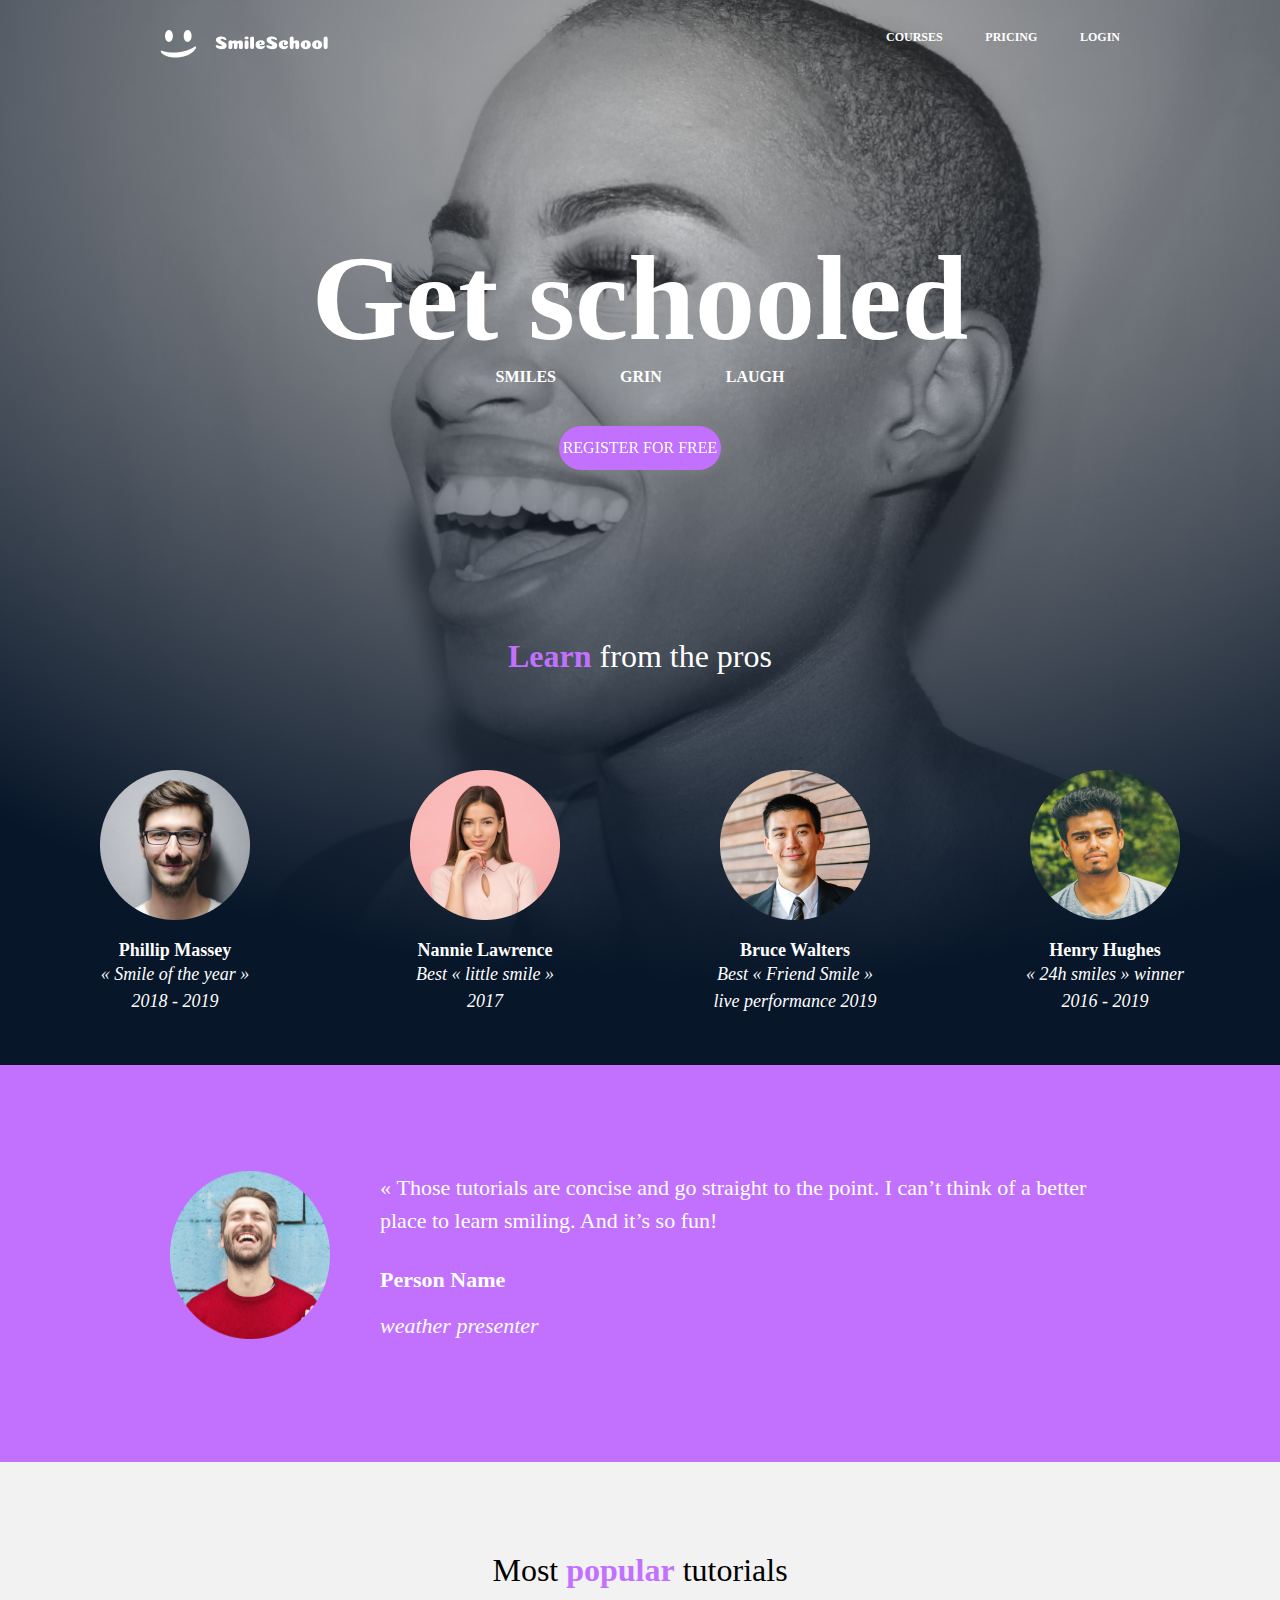
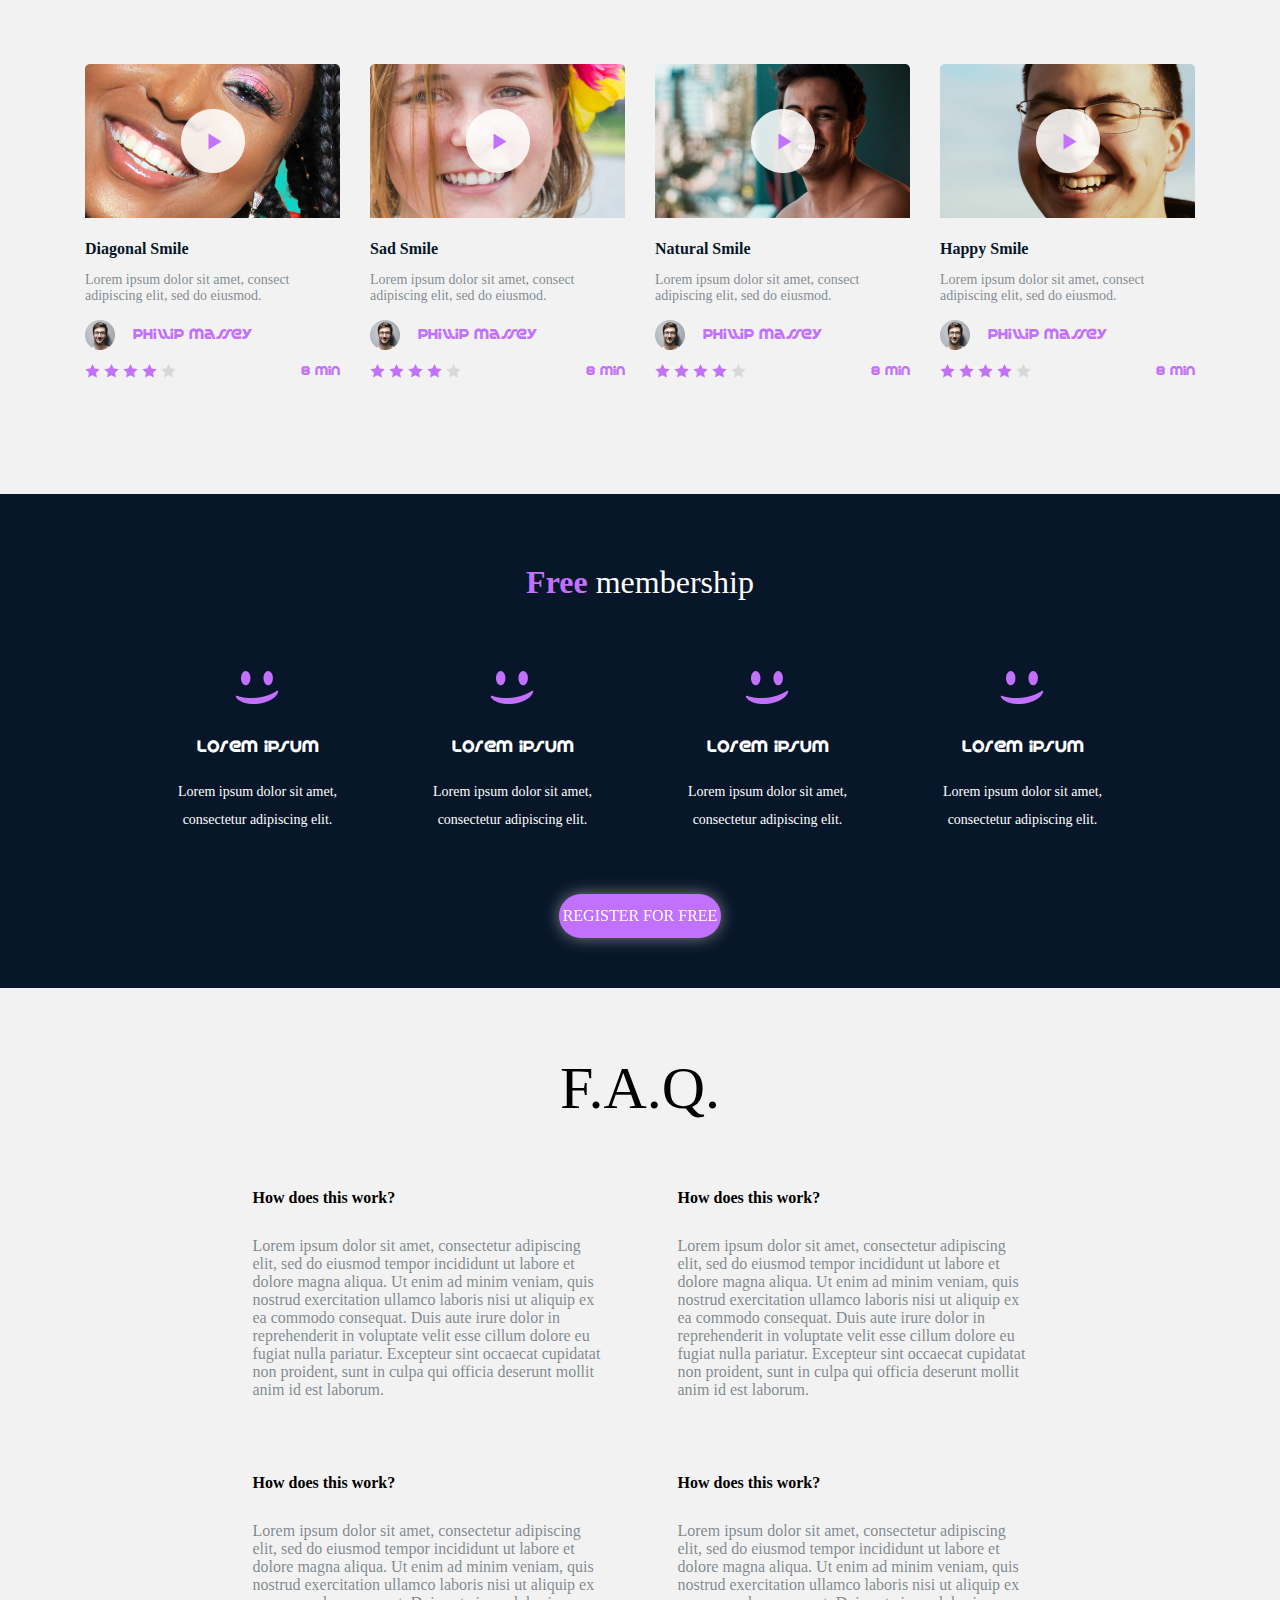
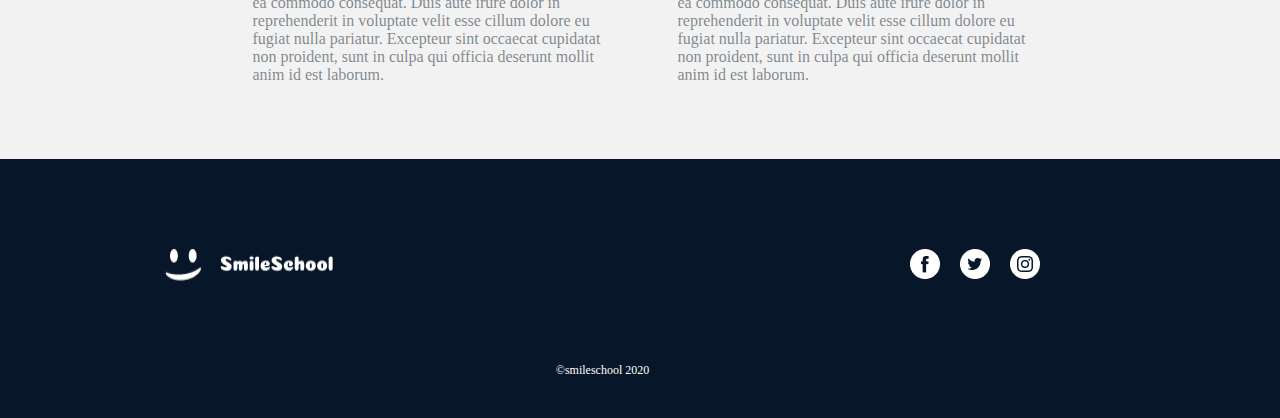
<file: css_advanced/index.html>
<!DOCTYPE html>
<html lang="en">

<head>
    <meta charset="UTF-8">
    <meta name="viewport" content="width=device-width, initial-scale=1.0">
    <link rel="stylesheet" href="styles.css">
    <title>School Page</title>
</head>

<body>
    <header>
        <a href="">
            <img src="../css_advanced/public/images/logo.png" alt="SmileSchool logo">
        </a>
        <nav>
            <a href="">COURSES</a>
            <a href="">PRICING</a>
            <a href="">LOGIN</a>
        </nav>
    </header>
    <main>
        <section id="section1">
            <div>
                <h1 id="big-title">Get schooled</h1>
                <p id="words-title">SMILES GRIN LAUGH</p>
                <button type="button" class="register-button">REGISTER FOR FREE</button>
            </div>
            <div>
                <h2 id="learn-title"><em>Learn</em> from the pros</h2>
                <div id="list-of-pros">
                    <div class="pros-details">
                        <img src="../css_advanced/public/images/avatar1.png" alt="Phillip Massey">
                        <h3>Phillip Massey</h3>
                        <p>« Smile of the year » 2018 - 2019</p>
                    </div>
                    <div class="pros-details">
                        <img src="../css_advanced/public/images/avatar2.png" alt="Nannie Lawrence">
                        <h3>Nannie Lawrence</h3>
                        <p>Best « little smile » 2017</p>
                    </div>
                    <div class="pros-details">
                        <img src="../css_advanced/public/images/avatar3.png" alt="Bruce Walters">
                        <h3>Bruce Walters</h3>
                        <p>Best « Friend Smile » live performance 2019</p>
                    </div>
                    <div class="pros-details">
                        <img src="../css_advanced/public/images/avatar4.png" alt="Henry Hughes">
                        <h3>Henry Hughes</h3>
                        <p>« 24h smiles » winner 2016 - 2019</p>
                    </div>
                </div>
            </div>
        </section>
        <section id="section2">
            <div id="quote-block">
                <img src="../css_advanced/public/images/avatar5.png" alt="Person Name">
                <div>
                    <blockquote>« Those tutorials are concise and go straight to the point. I can’t think of a better
                        place to learn smiling. And it’s so fun!</blockquote>
                    <p id="author-quote">Person Name</p>
                    <p id="author-job">weather presenter</p>
                </div>
            </div>
        </section>
        <section id="section3">
            <h1>Most <em>popular</em> tutorials</h1>
            <div id="list-of-videos">
                <div class="videos-details">
                    <img src="../css_advanced/public/images/preview_tuto_1.png" alt="video preview">
                    <h2>Diagonal Smile</h2>
                    <p>Lorem ipsum dolor sit amet, consect adipiscing elit, sed do eiusmod.</p>
                    <div class="author-video">
                        <img src="../css_advanced/public/images/avatar6.png" alt="Phillip Massey">
                        <h3>Phillip Massey</h3>
                    </div>
                    <div class="video-rate">
                        <div>
                            <img src="../css_advanced/public/images/star-purple.png" alt="star">
                            <img src="../css_advanced/public/images/star-purple.png" alt="star">
                            <img src="../css_advanced/public/images/star-purple.png" alt="star">
                            <img src="../css_advanced/public/images/star-purple.png" alt="star">
                            <img src="../css_advanced/public/images/star-grey.png" alt="star">
                        </div>
                        <p>8 min</p>
                    </div>
                </div>
                <div class="videos-details">
                    <img src="../css_advanced/public/images/preview_tuto_2.png" alt="video preview">
                    <h2>Sad Smile</h2>
                    <p>Lorem ipsum dolor sit amet, consect adipiscing elit, sed do eiusmod.</p>
                    <div class="author-video">
                        <img src="../css_advanced/public/images/avatar6.png" alt="Phillip Massey">
                        <h3>Phillip Massey</h3>
                    </div>
                    <div class="video-rate">
                        <div>
                            <img src="../css_advanced/public/images/star-purple.png" alt="star">
                            <img src="../css_advanced/public/images/star-purple.png" alt="star">
                            <img src="../css_advanced/public/images/star-purple.png" alt="star">
                            <img src="../css_advanced/public/images/star-purple.png" alt="star">
                            <img src="../css_advanced/public/images/star-grey.png" alt="star">
                        </div>
                        <p>8 min</p>
                    </div>
                </div>
                <div class="videos-details">
                    <img src="../css_advanced/public/images/preview_tuto_3.png" alt="video preview">
                    <h2>Natural Smile</h2>
                    <p>Lorem ipsum dolor sit amet, consect adipiscing elit, sed do eiusmod.</p>
                    <div class="author-video">
                        <img src="../css_advanced/public/images/avatar6.png" alt="Phillip Massey">
                        <h3>Phillip Massey</h3>
                    </div>
                    <div class="video-rate">
                        <div>
                            <img src="../css_advanced/public/images/star-purple.png" alt="star">
                            <img src="../css_advanced/public/images/star-purple.png" alt="star">
                            <img src="../css_advanced/public/images/star-purple.png" alt="star">
                            <img src="../css_advanced/public/images/star-purple.png" alt="star">
                            <img src="../css_advanced/public/images/star-grey.png" alt="star">
                        </div>
                        <p>8 min</p>
                    </div>
                </div>
                <div class="videos-details">
                    <img src="../css_advanced/public/images/preview_tuto_4.png" alt="video preview">
                    <h2>Happy Smile</h2>
                    <p>Lorem ipsum dolor sit amet, consect adipiscing elit, sed do eiusmod.</p>
                    <div class="author-video">
                        <img src="../css_advanced/public/images/avatar6.png" alt="Phillip Massey">
                        <h3>Phillip Massey</h3>
                    </div>
                    <div class="video-rate">
                        <div>
                            <img src="../css_advanced/public/images/star-purple.png" alt="star">
                            <img src="../css_advanced/public/images/star-purple.png" alt="star">
                            <img src="../css_advanced/public/images/star-purple.png" alt="star">
                            <img src="../css_advanced/public/images/star-purple.png" alt="star">
                            <img src="../css_advanced/public/images/star-grey.png" alt="star">
                        </div>
                        <p>8 min</p>
                    </div>
                </div>
            </div>
        </section>
        <section id="section4">
            <h1 id="membership-title"><em>Free</em> membership</h1>
            <div id="list-of-membership">
                <div class="membership-details">
                    <img src="../css_advanced/public/images/smile.png" alt="smile">
                    <h2>Lorem ipsum</h2>
                    <p>Lorem ipsum dolor sit amet, consectetur adipiscing elit.</p>
                </div>
                <div class="membership-details">
                    <img src="../css_advanced/public/images/smile.png" alt="smile">
                    <h2>Lorem ipsum</h2>
                    <p>Lorem ipsum dolor sit amet, consectetur adipiscing elit.</p>
                </div>
                <div class="membership-details">
                    <img src="../css_advanced/public/images/smile.png" alt="smile">
                    <h2>Lorem ipsum</h2>
                    <p>Lorem ipsum dolor sit amet, consectetur adipiscing elit.</p>
                </div>
                <div class="membership-details">
                    <img src="../css_advanced/public/images/smile.png" alt="smile">
                    <h2>Lorem ipsum</h2>
                    <p>Lorem ipsum dolor sit amet, consectetur adipiscing elit.</p>
                </div>
            </div>
            <button type="button" class="register-button">REGISTER FOR FREE</button>
        </section>
        <section id="section5">
            <h1 id="faq-title">F.A.Q.</h1>
            <div id="list-of-questions">
                <div>
                    <div>
                        <h2>How does this work?</h2>
                        <p>Lorem ipsum dolor sit amet, consectetur adipiscing elit, sed do eiusmod tempor incididunt ut
                            labore et dolore magna aliqua. Ut enim ad minim veniam, quis nostrud exercitation ullamco
                            laboris nisi ut aliquip ex ea commodo consequat. Duis aute irure dolor in reprehenderit in
                            voluptate velit esse cillum dolore eu fugiat nulla pariatur. Excepteur sint occaecat
                            cupidatat non proident, sunt in culpa qui officia deserunt mollit anim id est laborum.</p>
                    </div>
                    <div>
                        <h2>How does this work?</h2>
                        <p>Lorem ipsum dolor sit amet, consectetur adipiscing elit, sed do eiusmod tempor incididunt ut
                            labore et dolore magna aliqua. Ut enim ad minim veniam, quis nostrud exercitation ullamco
                            laboris nisi ut aliquip ex ea commodo consequat. Duis aute irure dolor in reprehenderit in
                            voluptate velit esse cillum dolore eu fugiat nulla pariatur. Excepteur sint occaecat
                            cupidatat non proident, sunt in culpa qui officia deserunt mollit anim id est laborum.</p>
                    </div>
                </div>
                <div>
                    <div>
                        <h2>How does this work?</h2>
                        <p>Lorem ipsum dolor sit amet, consectetur adipiscing elit, sed do eiusmod tempor incididunt ut
                            labore et dolore magna aliqua. Ut enim ad minim veniam, quis nostrud exercitation ullamco
                            laboris nisi ut aliquip ex ea commodo consequat. Duis aute irure dolor in reprehenderit in
                            voluptate velit esse cillum dolore eu fugiat nulla pariatur. Excepteur sint occaecat
                            cupidatat non proident, sunt in culpa qui officia deserunt mollit anim id est laborum.</p>
                    </div>
                    <div>
                        <h2>How does this work?</h2>
                        <p>Lorem ipsum dolor sit amet, consectetur adipiscing elit, sed do eiusmod tempor incididunt ut
                            labore et dolore magna aliqua. Ut enim ad minim veniam, quis nostrud exercitation ullamco
                            laboris nisi ut aliquip ex ea commodo consequat. Duis aute irure dolor in reprehenderit in
                            voluptate velit esse cillum dolore eu fugiat nulla pariatur. Excepteur sint occaecat
                            cupidatat non proident, sunt in culpa qui officia deserunt mollit anim id est laborum.</p>
                    </div>
                </div>
            </div>
        </section>
    </main>
    <footer>
        <div>
            <div id="logos-footer">
                <img src="../css_advanced/public/images/logo.png" alt="SmileSchool">
                <div id="logos-socialnetwork">
                    <a href="">
                        <img src="../css_advanced/public/images/facebook.png" alt="Facebook">
                    </a>
                    <a href="">
                        <img src="../css_advanced/public/images/twitter.png" alt="Twitter">
                    </a>
                    <a href="">
                        <img src="../css_advanced/public/images/instagram.png" alt="Instagram">
                    </a>
                </div>
            </div>
            <p>©smileschool 2020</p>
        </div>
    </footer>
</body>

</html>
</file>
<file: css_advanced/styles.css>
/* Reset CSS */
* {
	box-sizing: border-box;
	margin: 0;
	padding: 0;
    font: inherit;
}

html, body {
	height: 100%;
}

/* CSS for SmileSchool */

@font-face {
    font-family: "Source Sans Pro";
    src: url("../css_advanced/public/fonts/SourceSansPro-Regular.otf");

    font-family: "Spin Cycle OT";
    src: url("../css_advanced/public/fonts/spincycle_ot.otf");
}

body {
    font-family: "Source Sans Pro";
}

header {
    background-image: url("../css_advanced/public/images/background.png");
    height: 1090px;
    background-size: cover;
    display: flex;
    justify-content: space-between;
    padding: 30px 160px 0px 160px;   
}

header a {
    text-decoration: none;
    color: white;
}

nav {
    width: 234px;
    display: flex;
    justify-content: space-between;
    text-decoration: none;
    color: white;
    font-weight: bold;
    font-size: 12px;
}

#big-title {
    font-weight: bold;
    font-size: 120px;
    color: white;
    text-align: center;
    padding-top: 200px;
}

.register-button {
    width: 162px;
    height: 44px;
    background-color: #C271FF;
    border-radius: 22px;
    filter: drop-shadow(0 0 0.5rem grey);
    border: none;
    color: white;
    margin-top: 40px;
}

#section1 {
    display: flex;
    flex-direction: column;
    align-items: center;
    text-align: center;
    margin-top: -1060px;
}

#learn-title {
    font-weight: lighter;
    font-size: 32px;
    padding-top: 168px;
    padding-bottom: 95px;
    color: white;
}

#learn-title em{
    color: #C271FF;
    font-weight: bold;
}

#words-title {
    color: white;
    font-size: 16px;
    font-weight: bold;
    word-spacing: 60px;
}

#list-of-pros {
    display: flex;
    gap: 140px;
    padding-bottom: 50px;
}

.pros-details {
    color: white;
    font-size: 18px;
    width: 170px;
}

.pros-details h3{
    font-weight: bold;
    padding-top: 15px;
}

.pros-details p {
    font-style: italic;
    size: 16px;
    line-height: 1.5;
}

#section2 {
    background-color: #C271FF;
    font-size: 22px;
    color: white;
    padding: 106px ;
    padding-top: 106px 120px 123px 120px;
    padding-bottom: 123px;
    width: 100%;
    display: flex;
    justify-content: center;
}

#quote-block {
    display: flex;
    gap: 50px;
}

#quote-block blockquote{
    padding-bottom: 30px;
    line-height: 1.5;
    max-width: 730px;
}

#author-quote {
    font-weight: bold;
    padding-bottom: 20px;
}

#author-job {
    font-style: italic;
}

#section3 {
    background-color: #F2F2F2;
    width: 100%;
    display: flex;
    flex-direction: column;
    align-items: center;
    padding-bottom: 100px;
}

#section3 h1{
    font-size: 32px;
    font-weight: lighter;
    padding-top: 90px;
    padding-bottom: 75px;
}

#section3 h1 em{
    color: #C271FF;
    font-weight: bold;
}

#list-of-videos {
    display: flex;
    color: #071629;
    gap: 30px;
    max-width: 1110px;
}

.videos-details h2{
    font-size: 16px;
    font-weight: bold;
    padding-top: 18px;
    padding-bottom: 14px;
}

.videos-details p{
    font-size: 14px;
    color: rgba(7, 22, 41, 50.16%);
    padding-bottom: 16px;
}

.author-video {
    display: flex;
    align-items: center;
    gap: 18px;
    font-family: "Spin Cycle OT";
    color: #C271FF;
    padding-bottom: 14px;
}

.video-rate {
    display: flex;
    justify-content: space-between;
}

.video-rate p {
    font-family: "Spin Cycle OT";
    color: #C271FF;
    padding-bottom: 14px;
}

#section4 {
    background-color: #071629;
    width: 100%;
    color: white;
    display: flex;
    flex-direction: column;
    align-items: center;
    padding-bottom: 50px;
}

#membership-title {
    font-weight: lighter;
    font-size: 32px;
    padding-top: 70px;
    padding-bottom: 70px;
}

#membership-title em{
    color: #C271FF;
    font-weight: bold;
}

#list-of-membership {
    display: flex;
    text-align: center;
    gap: 40px;
    padding-bottom: 20px;
}
.membership-details {
    max-width: 215px;
}

.membership-details h2 {
    font-family: "Spin Cycle OT";
    font-size: 18px;
    padding-top: 27px;
    padding-bottom: 20px;
}

.membership-details p {
    font-size: 14px;
    line-height: 2;
}

#section5 {
    display: flex;
    flex-direction: column;
    align-items: center;
    background-color: #F2F2F2;
}

#faq-title {
    padding-top: 66px;
    padding-bottom: 66px;
    font-weight: lighter;
    font-size: 60px;
}

#list-of-questions {
    display: grid;
    grid-template-columns: repeat(2, 350px);
    /* grid-template-rows: repeat(2, 350px); */
    grid-gap: 75px;
}

#list-of-questions h2{
    font-size: 16px;
    font-weight: bold;
    padding-bottom: 30px;
}

#list-of-questions p{
    color: rgba(7, 22, 41, 50.16%);
    padding-bottom: 75px;
}

footer {
    background-color: #071629;
    padding-top: 90px;
    padding-bottom: 40px;
    padding: 90px 240px 40px 165px;
}

#logos-footer {
    display: flex;
    justify-content: space-between;
}

#logos-socialnetwork {
    display: flex;
    gap: 20px;
}

footer p{
    font-size: 12px;
    text-align: center;
    color: white;
    padding-top: 80px;
}
</file>
